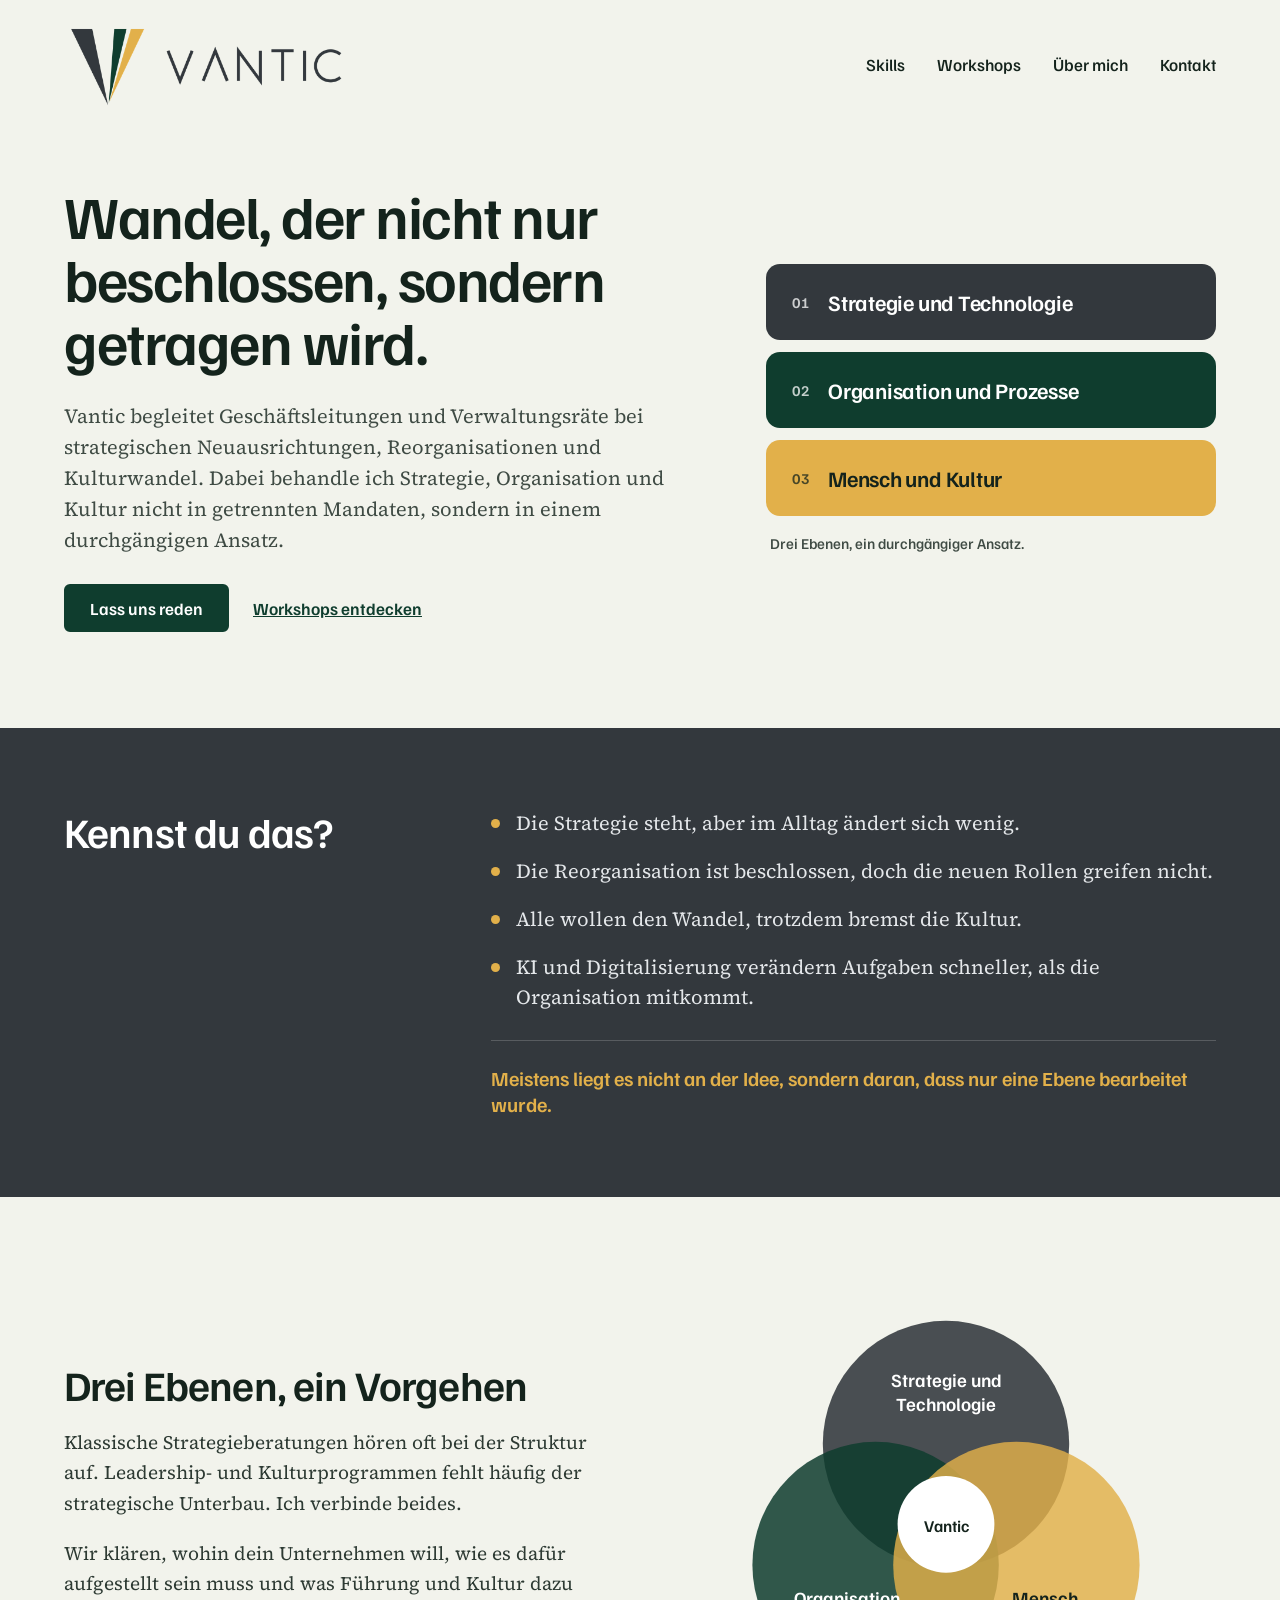
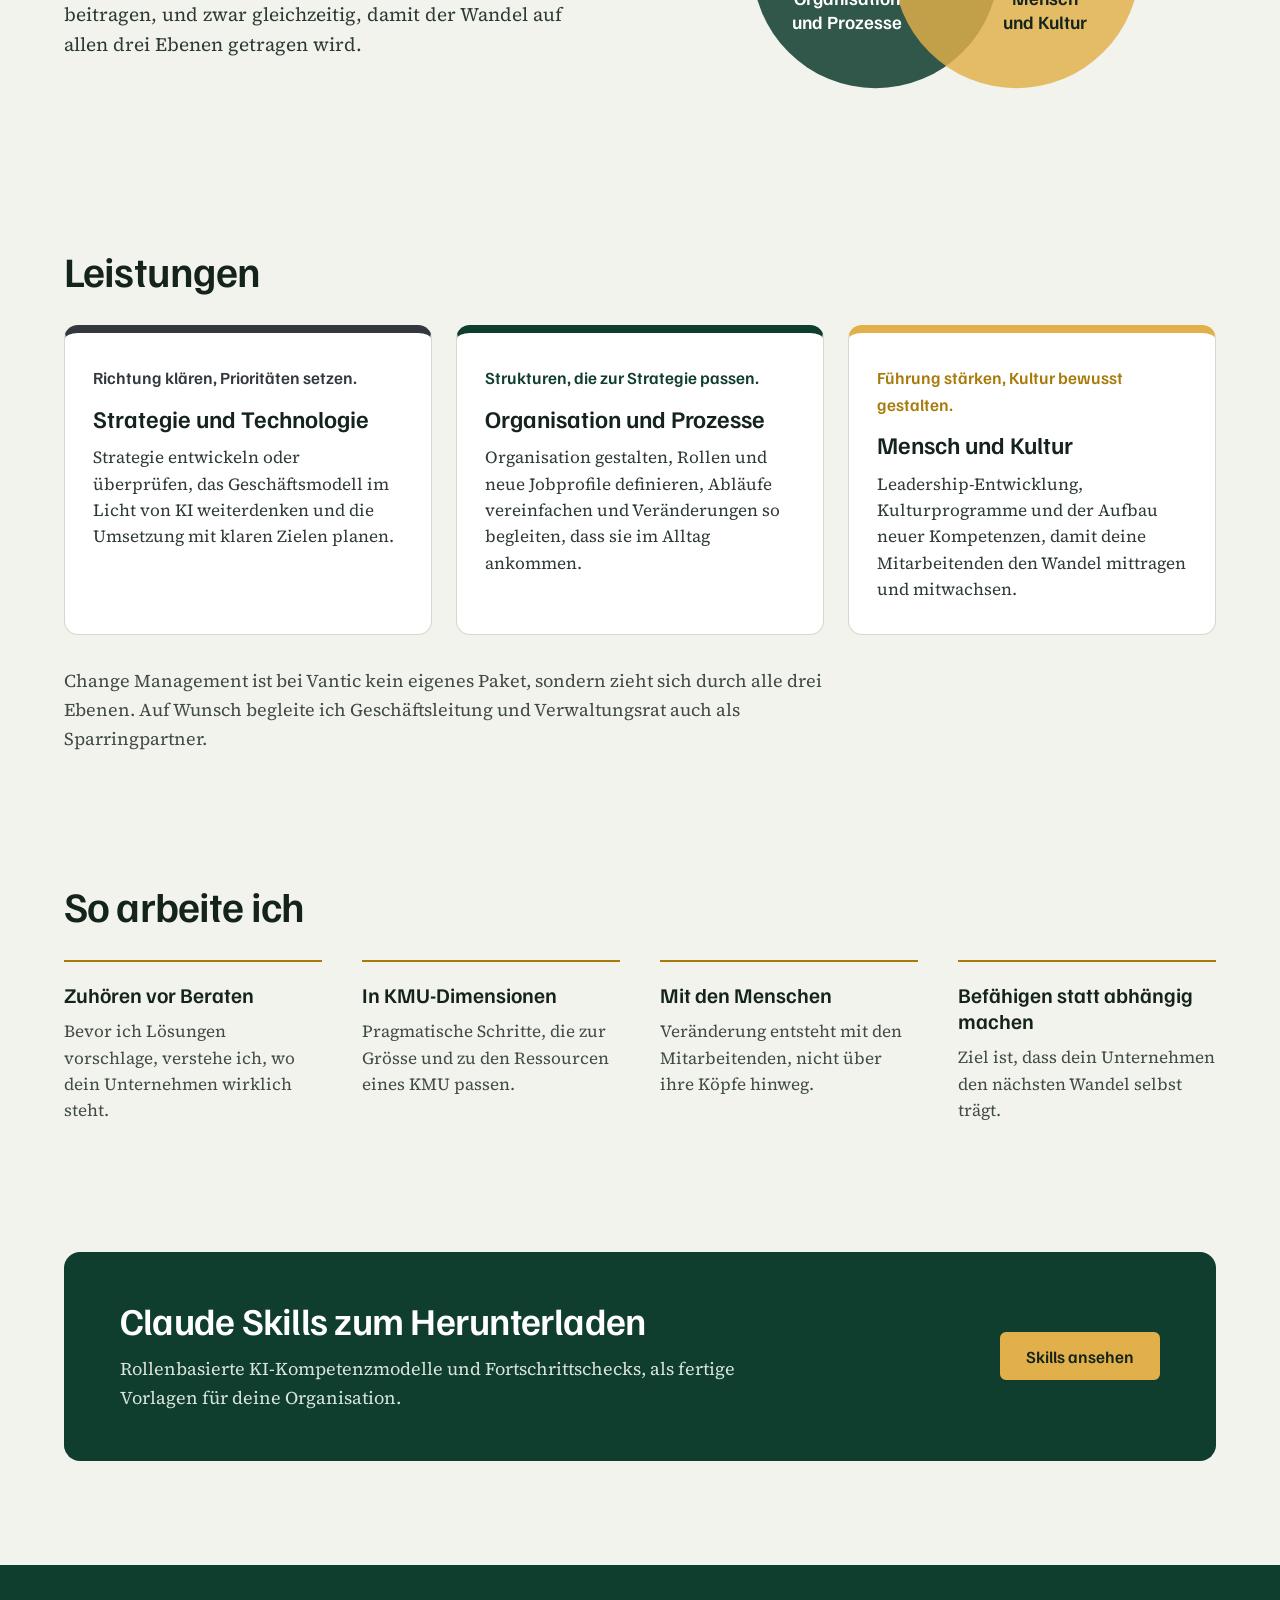
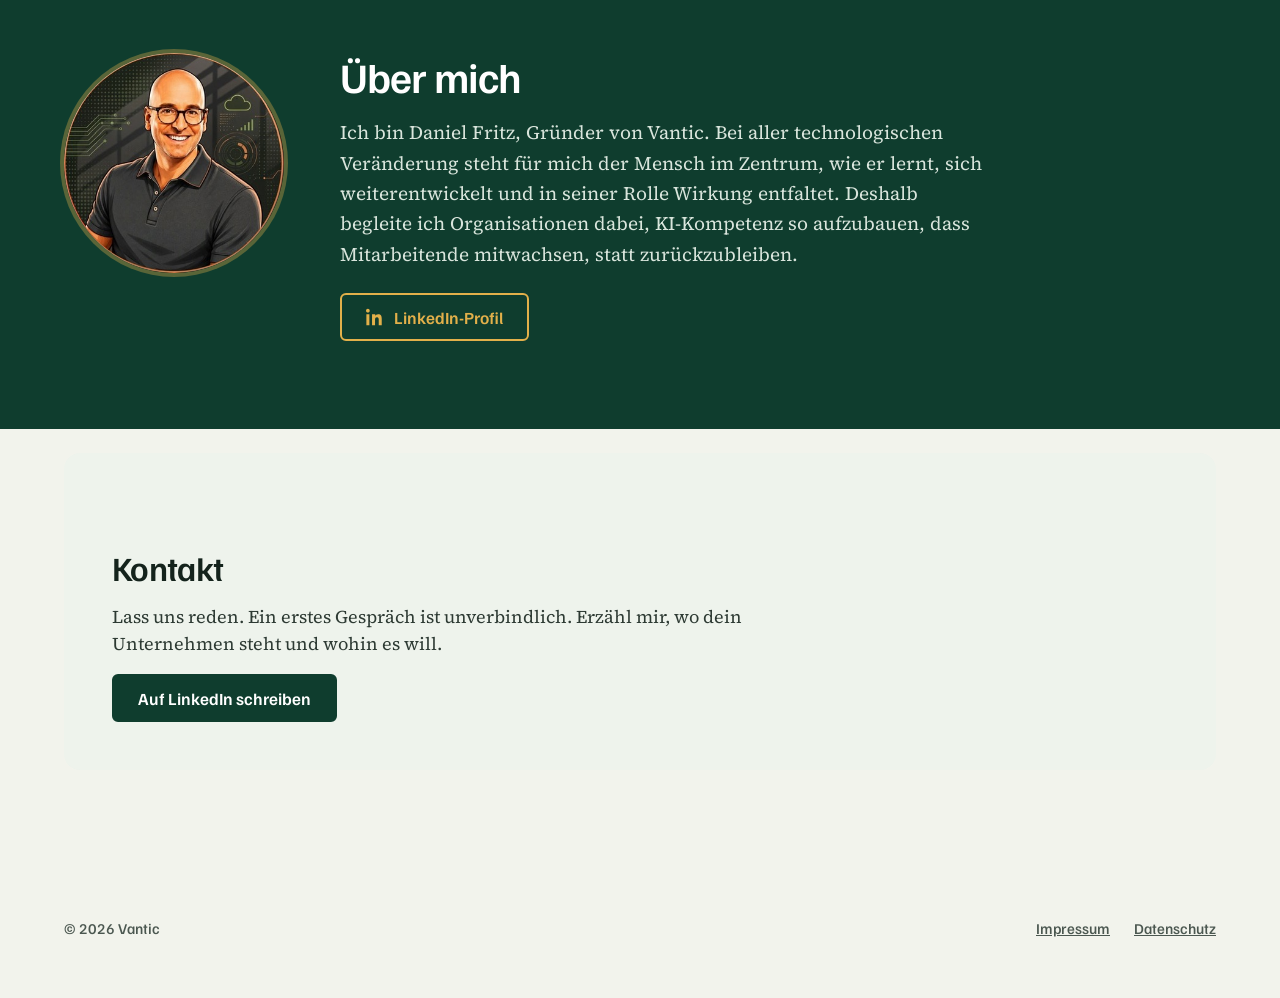
<file: site/index.html>
<!doctype html>
<html lang="de-CH">
<head>
<meta charset="utf-8">
<meta name="viewport" content="width=device-width, initial-scale=1">
<title>Vantic, Wandel, der getragen wird</title>
<meta name="description" content="Vantic begleitet Geschäftsleitungen und Verwaltungsräte von Schweizer KMU bei strategischen Neuausrichtungen, Reorganisationen und Kulturwandel, in einem durchgängigen Ansatz.">
<link rel="icon" href="assets/favicon.svg" type="image/svg+xml">
<link rel="apple-touch-icon" href="assets/apple-touch-icon.png">
<link rel="stylesheet" href="assets/style.css">
<link rel="stylesheet" href="assets/home.css">
</head>
<body>

<header class="wrap site-header">
  <a href="./" aria-label="Vantic, zur Startseite"><img src="assets/vantic-logo-liegend.png" alt="Vantic"></a>
  <nav class="site-nav" aria-label="Hauptnavigation">
    <a href="skills/">Skills</a>
    <a href="workshops/">Workshops</a>
    <a href="#ueber">Über mich</a>
    <a href="#kontakt" class="nav-optional">Kontakt</a>
  </nav>
</header>

<main>
  <section class="wrap home-hero">
    <div class="hero-text">
      <h1>Wandel, der nicht nur beschlossen, sondern getragen wird.</h1>
      <p class="lead">Vantic begleitet Geschäftsleitungen und Verwaltungsräte bei strategischen Neuausrichtungen, Reorganisationen und Kulturwandel. Dabei behandle ich Strategie, Organisation und Kultur nicht in getrennten Mandaten, sondern in einem durchgängigen Ansatz.</p>
      <div class="actions">
        <a class="btn" href="#kontakt">Lass uns reden</a>
        <a class="link-plain" href="workshops/">Workshops entdecken</a>
      </div>
    </div>
    <div class="levels-card" aria-hidden="true">
      <div class="level level-tech"><span class="level-num">01</span><span class="level-name">Strategie und Technologie</span></div>
      <div class="level level-org"><span class="level-num">02</span><span class="level-name">Organisation und Prozesse</span></div>
      <div class="level level-human"><span class="level-num">03</span><span class="level-name">Mensch und Kultur</span></div>
      <p class="level-foot">Drei Ebenen, ein durchgängiger Ansatz.</p>
    </div>
  </section>

  <section class="pain">
    <div class="wrap pain-grid">
      <h2>Kennst du das?</h2>
      <ul class="pain-list">
        <li>Die Strategie steht, aber im Alltag ändert sich wenig.</li>
        <li>Die Reorganisation ist beschlossen, doch die neuen Rollen greifen nicht.</li>
        <li>Alle wollen den Wandel, trotzdem bremst die Kultur.</li>
        <li>KI und Digitalisierung verändern Aufgaben schneller, als die Organisation mitkommt.</li>
      </ul>
      <p class="pain-close">Meistens liegt es nicht an der Idee, sondern daran, dass nur eine Ebene bearbeitet wurde.</p>
    </div>
  </section>

  <section class="wrap section approach" aria-labelledby="ansatz-titel">
    <div class="approach-text">
      <h2 id="ansatz-titel">Drei Ebenen, ein Vorgehen</h2>
      <p>Klassische Strategieberatungen hören oft bei der Struktur auf. Leadership- und Kulturprogrammen fehlt häufig der strategische Unterbau. Ich verbinde beides.</p>
      <p>Wir klären, wohin dein Unternehmen will, wie es dafür aufgestellt sein muss und was Führung und Kultur dazu beitragen, und zwar gleichzeitig, damit der Wandel auf allen drei Ebenen getragen wird.</p>
    </div>
    <figure class="venn">
      <svg viewBox="0 0 400 380" role="img" aria-labelledby="venn-titel">
        <title id="venn-titel">Drei überlappende Kreise für Strategie und Technologie, Organisation und Prozesse sowie Mensch und Kultur. In der Mitte entsteht Vantic.</title>
        <circle cx="200" cy="130" r="112" fill="#33383D" fill-opacity="0.88"/>
        <circle cx="136" cy="240" r="112" fill="#0F3D2E" fill-opacity="0.85"/>
        <circle cx="264" cy="240" r="112" fill="#E2B04A" fill-opacity="0.82"/>
        <text x="200" y="78" text-anchor="middle" class="venn-label light">Strategie und</text>
        <text x="200" y="100" text-anchor="middle" class="venn-label light">Technologie</text>
        <text x="110" y="276" text-anchor="middle" class="venn-label light">Organisation</text>
        <text x="110" y="298" text-anchor="middle" class="venn-label light">und Prozesse</text>
        <text x="290" y="276" text-anchor="middle" class="venn-label dark">Mensch</text>
        <text x="290" y="298" text-anchor="middle" class="venn-label dark">und Kultur</text>
        <circle cx="200" cy="203" r="44" fill="#FFFFFF"/>
        <text x="200" y="210" text-anchor="middle" class="venn-core">Vantic</text>
      </svg>
    </figure>
  </section>

  <section class="wrap section" aria-labelledby="leistungen-titel">
    <div class="heading-block">
      <h2 id="leistungen-titel">Leistungen</h2>
    </div>
    <div class="services">
      <div class="service service-tech">
        <p class="claim">Richtung klären, Prioritäten setzen.</p>
        <h3>Strategie und Technologie</h3>
        <p>Strategie entwickeln oder überprüfen, das Geschäftsmodell im Licht von KI weiterdenken und die Umsetzung mit klaren Zielen planen.</p>
      </div>
      <div class="service service-org">
        <p class="claim">Strukturen, die zur Strategie passen.</p>
        <h3>Organisation und Prozesse</h3>
        <p>Organisation gestalten, Rollen und neue Jobprofile definieren, Abläufe vereinfachen und Veränderungen so begleiten, dass sie im Alltag ankommen.</p>
      </div>
      <div class="service service-human">
        <p class="claim">Führung stärken, Kultur bewusst gestalten.</p>
        <h3>Mensch und Kultur</h3>
        <p>Leadership-Entwicklung, Kulturprogramme und der Aufbau neuer Kompetenzen, damit deine Mitarbeitenden den Wandel mittragen und mitwachsen.</p>
      </div>
    </div>
    <p class="services-note">Change Management ist bei Vantic kein eigenes Paket, sondern zieht sich durch alle drei Ebenen. Auf Wunsch begleite ich Geschäftsleitung und Verwaltungsrat auch als Sparringpartner.</p>
  </section>

  <section class="wrap section" aria-labelledby="arbeiten-titel">
    <div class="heading-block">
      <h2 id="arbeiten-titel">So arbeite ich</h2>
    </div>
    <div class="principles">
      <div>
        <h3>Zuhören vor Beraten</h3>
        <p>Bevor ich Lösungen vorschlage, verstehe ich, wo dein Unternehmen wirklich steht.</p>
      </div>
      <div>
        <h3>In KMU-Dimensionen</h3>
        <p>Pragmatische Schritte, die zur Grösse und zu den Ressourcen eines KMU passen.</p>
      </div>
      <div>
        <h3>Mit den Menschen</h3>
        <p>Veränderung entsteht mit den Mitarbeitenden, nicht über ihre Köpfe hinweg.</p>
      </div>
      <div>
        <h3>Befähigen statt abhängig machen</h3>
        <p>Ziel ist, dass dein Unternehmen den nächsten Wandel selbst trägt.</p>
      </div>
    </div>
  </section>

  <section class="wrap section">
    <div class="skills-teaser">
      <div>
        <h2>Claude Skills zum Herunterladen</h2>
        <p>Rollenbasierte KI-Kompetenzmodelle und Fortschrittschecks, als fertige Vorlagen für deine Organisation.</p>
      </div>
      <a class="btn btn-gold" href="skills/">Skills ansehen</a>
    </div>
  </section>

  <section id="ueber" class="about" aria-labelledby="ueber-titel">
    <div class="wrap about-grid home-about">
      <img class="about-photo" src="assets/daniel-fritz.jpg" alt="Daniel Fritz">
      <div>
        <h2 id="ueber-titel">Über mich</h2>
        <p>Ich bin Daniel Fritz, Gründer von Vantic. Bei aller technologischen Veränderung steht für mich der Mensch im Zentrum, wie er lernt, sich weiterentwickelt und in seiner Rolle Wirkung entfaltet. Deshalb begleite ich Organisationen dabei, KI-Kompetenz so aufzubauen, dass Mitarbeitende mitwachsen, statt zurückzubleiben.</p>
        <a class="btn btn-outline about-linkedin" href="https://www.linkedin.com/in/daniel-fritz-3421a6103/" target="_blank" rel="noopener">
          <svg width="18" height="18" viewBox="0 0 24 24" fill="currentColor" aria-hidden="true"><path d="M4.98 3.5C4.98 4.88 3.86 6 2.48 6S0 4.88 0 3.5 1.12 1 2.5 1s2.48 1.12 2.48 2.5zM.5 8.24h4V23h-4V8.24zM8.5 8.24h3.83v2.01h.05c.53-1 1.84-2.06 3.79-2.06 4.06 0 4.81 2.67 4.81 6.14V23h-4v-6.87c0-1.64-.03-3.75-2.29-3.75-2.29 0-2.64 1.79-2.64 3.63V23h-4V8.24z"></path></svg>
          LinkedIn-Profil
        </a>
      </div>
    </div>
  </section>

  <section id="kontakt" class="wrap section">
    <div class="contact">
      <h2>Kontakt</h2>
      <p>Lass uns reden. Ein erstes Gespräch ist unverbindlich. Erzähl mir, wo dein Unternehmen steht und wohin es will.</p>
      <a class="btn" href="https://www.linkedin.com/in/daniel-fritz-3421a6103/" target="_blank" rel="noopener">Auf LinkedIn schreiben</a>
    </div>
  </section>
</main>

<footer class="wrap site-footer">
  <div>© 2026 Vantic</div>
  <nav aria-label="Rechtliches">
    <a href="impressum.html">Impressum</a>
    <a href="datenschutz.html">Datenschutz</a>
  </nav>
</footer>

</body>
</html>
</file>
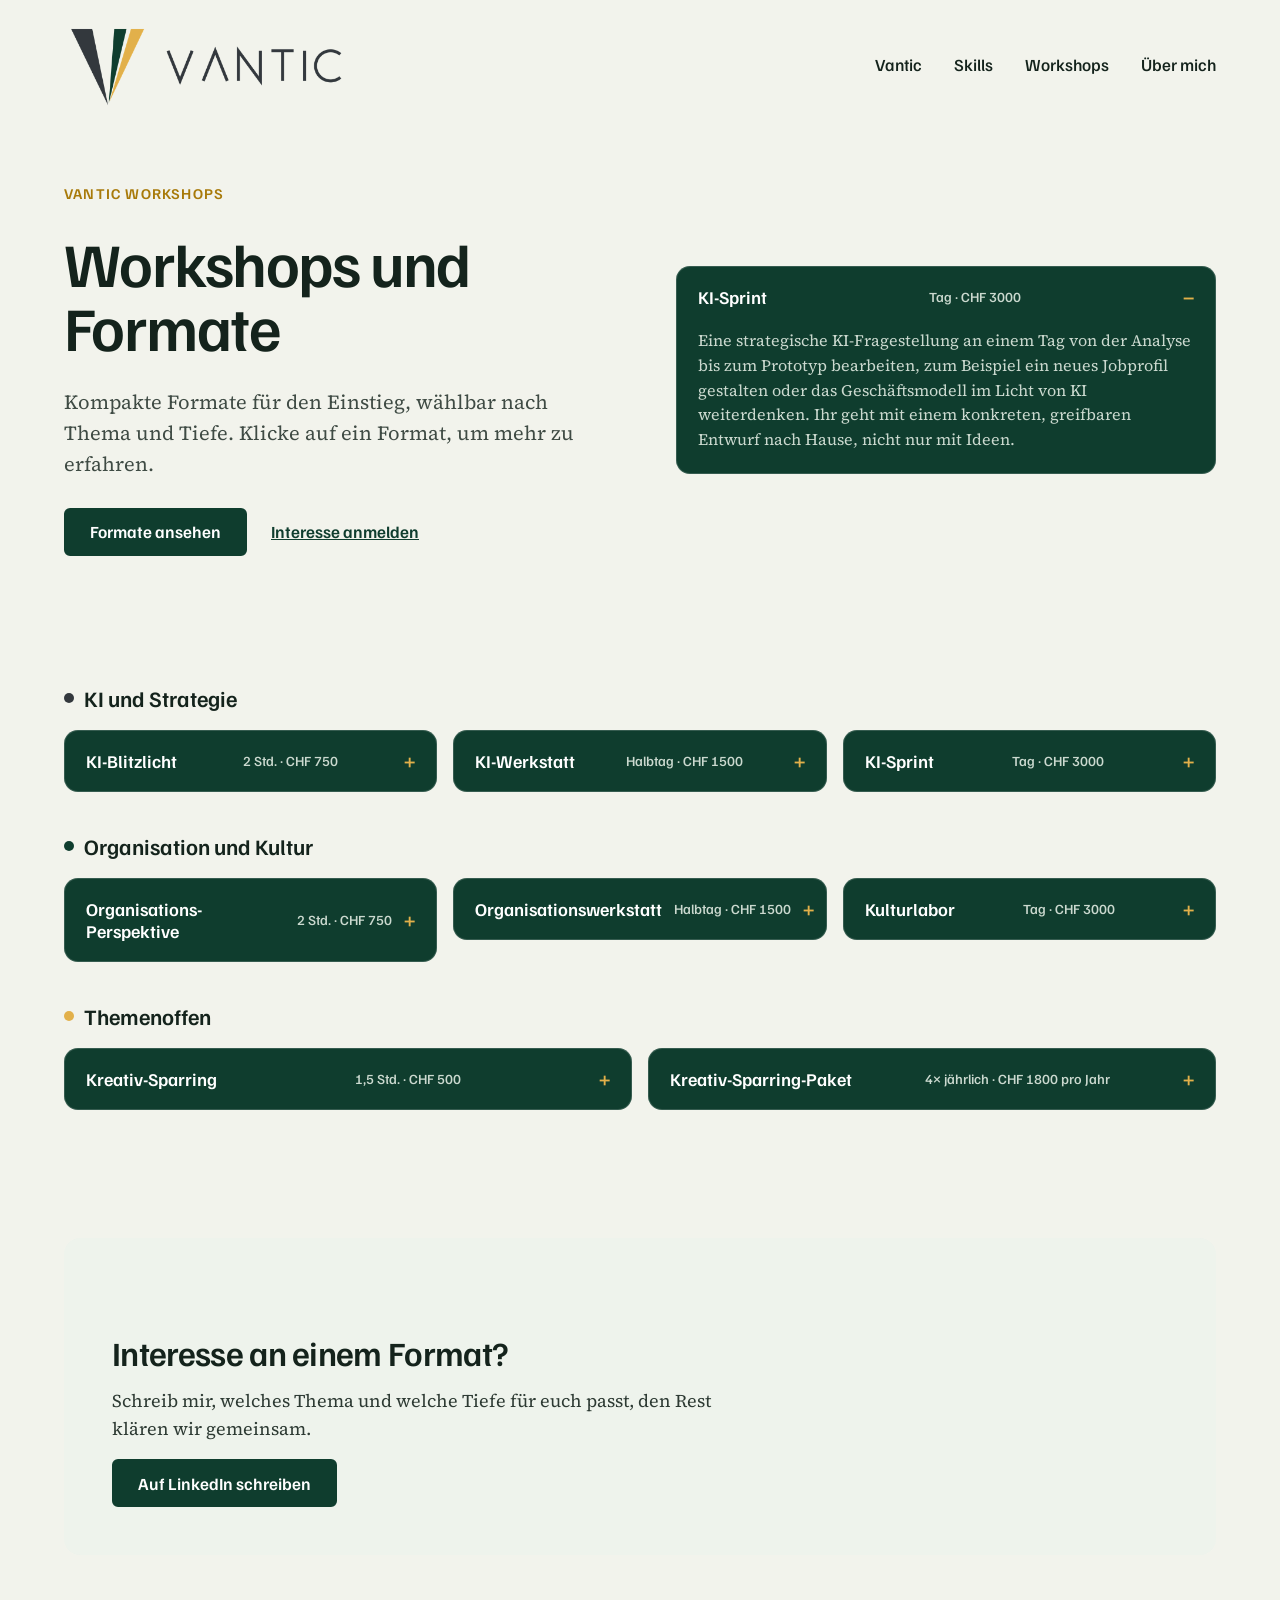
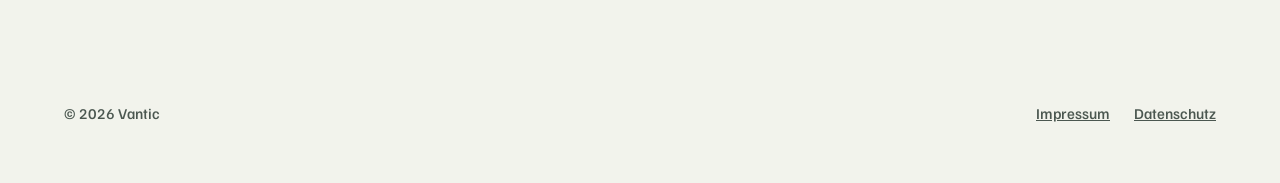
<file: site/workshops/index.html>
<!doctype html>
<html lang="de-CH">
<head>
<meta charset="utf-8">
<meta name="viewport" content="width=device-width, initial-scale=1">
<title>Vantic, Workshops und Formate</title>
<meta name="description" content="Kompakte Workshop-Formate von Vantic zu KI, Strategie, Organisation und Kultur, als Einstieg oder als wiederkehrendes Sparring.">
<link rel="icon" href="../assets/favicon.svg" type="image/svg+xml">
<link rel="apple-touch-icon" href="../assets/apple-touch-icon.png">
<link rel="stylesheet" href="../assets/style.css">
<link rel="stylesheet" href="../assets/home.css">
</head>
<body>

<header class="wrap site-header">
  <a href="../" aria-label="Vantic, zur Startseite"><img src="../assets/vantic-logo-liegend.png" alt="Vantic"></a>
  <nav class="site-nav" aria-label="Hauptnavigation">
    <a class="nav-optional" href="../">Vantic</a>
    <a href="../skills/">Skills</a>
    <a href="./" aria-current="page">Workshops</a>
    <a href="../#ueber">Über mich</a>
  </nav>
</header>

<main>
  <section class="wrap hero">
    <div class="hero-text">
      <p class="eyebrow">Vantic Workshops</p>
      <h1>Workshops und Formate</h1>
      <p class="lead">Kompakte Formate für den Einstieg, wählbar nach Thema und Tiefe. Klicke auf ein Format, um mehr zu erfahren.</p>
      <div class="actions">
        <a class="btn" href="#angebote">Formate ansehen</a>
        <a class="link-plain" href="#kontakt">Interesse anmelden</a>
      </div>
    </div>
    <details class="offer-card" open aria-hidden="true">
      <summary><span class="offer-title">KI-Sprint</span><span class="offer-meta">Tag · CHF 3000</span></summary>
      <p class="offer-body">Eine strategische KI-Fragestellung an einem Tag von der Analyse bis zum Prototyp bearbeiten, zum Beispiel ein neues Jobprofil gestalten oder das Geschäftsmodell im Licht von KI weiterdenken. Ihr geht mit einem konkreten, greifbaren Entwurf nach Hause, nicht nur mit Ideen.</p>
    </details>
  </section>

  <section id="angebote" class="wrap section" aria-labelledby="angebote-titel">
    <h2 id="angebote-titel" style="position:absolute; width:1px; height:1px; overflow:hidden; clip:rect(0 0 0 0);">Angebotsübersicht</h2>
    <div class="offers">
      <div class="offer-group">
        <div class="offer-group-head"><span class="dot" style="background:var(--anthracite)"></span><h3>KI und Strategie</h3></div>
        <div class="offer-grid">
          <details class="offer-card">
            <summary><span class="offer-title">KI-Blitzlicht</span><span class="offer-meta">2 Std. · CHF 750</span></summary>
            <p class="offer-body">Eine einzelne, konkrete KI- oder Transformationsfrage in zwei Stunden von aussen beleuchten. Du bringst eine Fragestellung mit, die dich beschäftigt, zum Beispiel wo KI in deinem Bereich wirklich ansetzen könnte oder wo ein Widerstand im Team herkommt. Am Ende hast du neue Blickwinkel und konkrete nächste Schritte.</p>
          </details>
          <details class="offer-card">
            <summary><span class="offer-title">KI-Werkstatt</span><span class="offer-meta">Halbtag · CHF 1500</span></summary>
            <p class="offer-body">Eine KI-Fragestellung im Team vertieft bearbeiten, zum Beispiel wo KI im Geschäftsmodell ansetzt oder welche Rollen sich durch KI verändern. Am Ende liegt eine sichtbare Struktur vor, etwa eine Skizze der betroffenen Rollen oder ein erster Massnahmenplan, den ihr direkt weiterverwenden könnt.</p>
          </details>
          <details class="offer-card">
            <summary><span class="offer-title">KI-Sprint</span><span class="offer-meta">Tag · CHF 3000</span></summary>
            <p class="offer-body">Eine strategische KI-Fragestellung an einem Tag von der Analyse bis zum Prototyp bearbeiten, zum Beispiel ein neues Jobprofil gestalten oder das Geschäftsmodell im Licht von KI weiterdenken. Ihr geht mit einem konkreten, greifbaren Entwurf nach Hause, nicht nur mit Ideen.</p>
          </details>
        </div>
      </div>

      <div class="offer-group">
        <div class="offer-group-head"><span class="dot" style="background:var(--green)"></span><h3>Organisation und Kultur</h3></div>
        <div class="offer-grid">
          <details class="offer-card">
            <summary><span class="offer-title">Organisations-Perspektive</span><span class="offer-meta">2 Std. · CHF 750</span></summary>
            <p class="offer-body">Eine einzelne Frage zu Zusammenarbeit, Rollen oder Struktur in zwei Stunden von aussen beleuchten, zum Beispiel warum eine neue Rolle nicht greift oder wo Reibung zwischen zwei Teams entsteht.</p>
          </details>
          <details class="offer-card">
            <summary><span class="offer-title">Organisationswerkstatt</span><span class="offer-meta">Halbtag · CHF 1500</span></summary>
            <p class="offer-body">Rollen, Prozesse oder Zusammenarbeit im Team neu durchdenken, mit einer sichtbaren Struktur am Ende, zum Beispiel eine überarbeitete Rollenverteilung oder ein vereinfachter Ablauf.</p>
          </details>
          <details class="offer-card">
            <summary><span class="offer-title">Kulturlabor</span><span class="offer-meta">Tag · CHF 3000</span></summary>
            <p class="offer-body">Ein Kulturthema an einem Tag vertieft bearbeiten und greifbar machen, zum Beispiel gemeinsame Werte neu schärfen, Verhaltensanker für den Alltag entwickeln, oder ein Ritual für eine neue Zusammenarbeit gestalten. Ihr geht mit etwas Konkretem nach Hause, das sich im Alltag ausprobieren lässt, nicht mit einem Leitbild-Plakat.</p>
          </details>
        </div>
      </div>

      <div class="offer-group">
        <div class="offer-group-head"><span class="dot" style="background:var(--gold)"></span><h3>Themenoffen</h3></div>
        <div class="offer-grid offer-grid-2">
          <details class="offer-card">
            <summary><span class="offer-title">Kreativ-Sparring</span><span class="offer-meta">1,5 Std. · CHF 500</span></summary>
            <p class="offer-body">Ein kurzes, fokussiertes Sparring zu einer aktuellen Fragestellung, egal ob KI, Strategie, Organisation oder Kultur. Kein Workshop-Ablauf, sondern ein offenes Gespräch mit gezielten Rückfragen und neuen Denkanstössen.</p>
          </details>
          <details class="offer-card">
            <summary><span class="offer-title">Kreativ-Sparring-Paket</span><span class="offer-meta">4× jährlich · CHF 1800 pro Jahr</span></summary>
            <p class="offer-body">Vier Sparring-Sitzungen über ein Jahr verteilt, themenoffen und quartalsweise. Für eine lockere, aber regelmässige Verbindung, ohne dass daraus automatisch ein grösseres Mandat wird.</p>
          </details>
        </div>
      </div>
    </div>
  </section>

  <section id="kontakt" class="wrap section">
    <div class="contact">
      <h2>Interesse an einem Format?</h2>
      <p>Schreib mir, welches Thema und welche Tiefe für euch passt, den Rest klären wir gemeinsam.</p>
      <a class="btn" href="https://www.linkedin.com/in/daniel-fritz-3421a6103/" target="_blank" rel="noopener">Auf LinkedIn schreiben</a>
    </div>
  </section>
</main>

<footer class="wrap site-footer">
  <div>© 2026 Vantic</div>
  <nav aria-label="Rechtliches">
    <a href="../impressum.html">Impressum</a>
    <a href="../datenschutz.html">Datenschutz</a>
  </nav>
</footer>

</body>
</html>
</file>
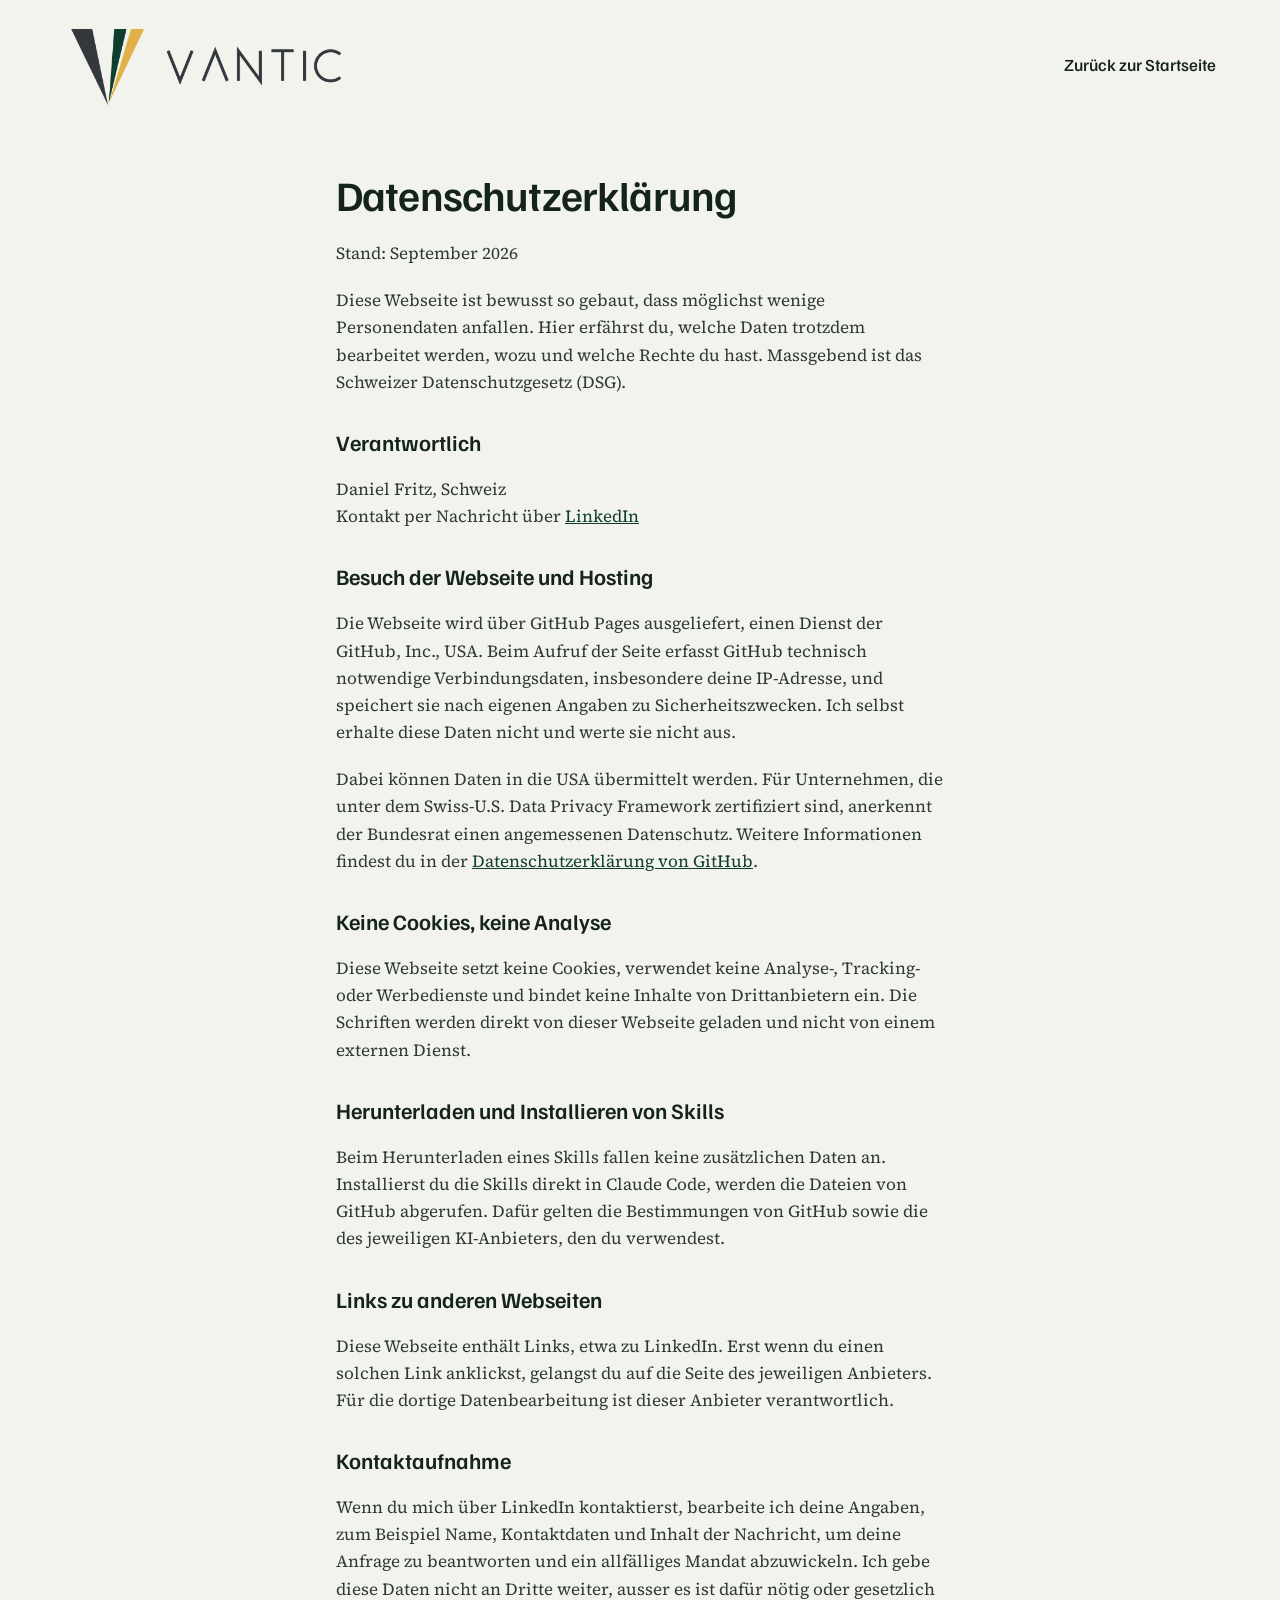
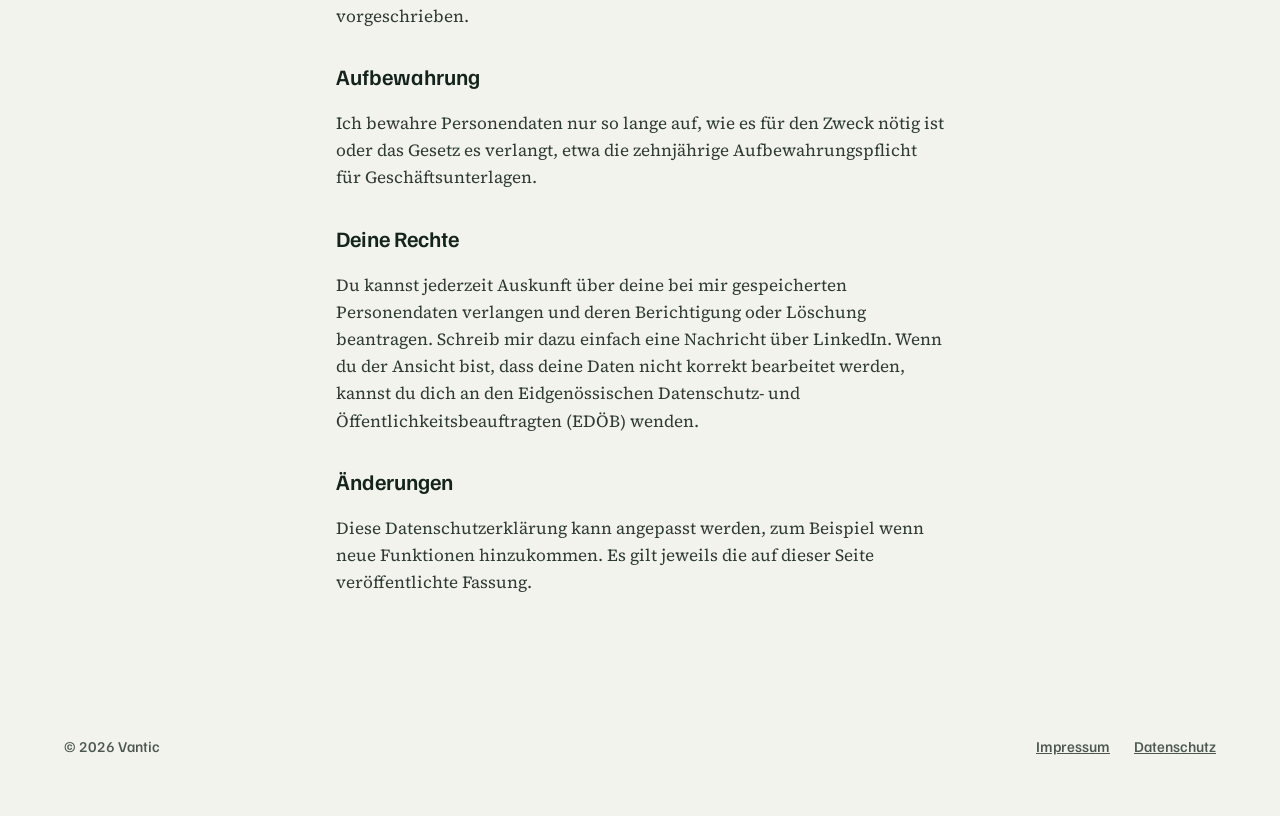
<file: site/datenschutz.html>
<!doctype html>
<html lang="de-CH">
<head>
<meta charset="utf-8">
<meta name="viewport" content="width=device-width, initial-scale=1">
<title>Datenschutz, Vantic</title>
<meta name="robots" content="noindex">
<link rel="icon" href="assets/favicon.svg" type="image/svg+xml">
<link rel="apple-touch-icon" href="assets/apple-touch-icon.png">
<link rel="stylesheet" href="assets/style.css">
</head>
<body>
<header class="wrap site-header">
  <a href="./" aria-label="Vantic, zur Startseite"><img src="assets/vantic-logo-liegend.png" alt="Vantic"></a>
  <nav class="site-nav" aria-label="Hauptnavigation"><a href="./">Zurück zur Startseite</a></nav>
</header>
<main class="wrap legal">
  <h1>Datenschutzerklärung</h1>
  <p>Stand: September 2026</p>
  <p>Diese Webseite ist bewusst so gebaut, dass möglichst wenige Personendaten anfallen. Hier erfährst du, welche Daten trotzdem bearbeitet werden, wozu und welche Rechte du hast. Massgebend ist das Schweizer Datenschutzgesetz (DSG).</p>

  <h2>Verantwortlich</h2>
  <p>Daniel Fritz, Schweiz<br>Kontakt per Nachricht über <a href="https://www.linkedin.com/in/daniel-fritz-3421a6103/" target="_blank" rel="noopener">LinkedIn</a></p>

  <h2>Besuch der Webseite und Hosting</h2>
  <p>Die Webseite wird über GitHub Pages ausgeliefert, einen Dienst der GitHub, Inc., USA. Beim Aufruf der Seite erfasst GitHub technisch notwendige Verbindungsdaten, insbesondere deine IP-Adresse, und speichert sie nach eigenen Angaben zu Sicherheitszwecken. Ich selbst erhalte diese Daten nicht und werte sie nicht aus.</p>
  <p>Dabei können Daten in die USA übermittelt werden. Für Unternehmen, die unter dem Swiss-U.S. Data Privacy Framework zertifiziert sind, anerkennt der Bundesrat einen angemessenen Datenschutz. Weitere Informationen findest du in der <a href="https://docs.github.com/de/site-policy/privacy-policies/github-general-privacy-statement" target="_blank" rel="noopener">Datenschutzerklärung von GitHub</a>.</p>

  <h2>Keine Cookies, keine Analyse</h2>
  <p>Diese Webseite setzt keine Cookies, verwendet keine Analyse-, Tracking- oder Werbedienste und bindet keine Inhalte von Drittanbietern ein. Die Schriften werden direkt von dieser Webseite geladen und nicht von einem externen Dienst.</p>

  <h2>Herunterladen und Installieren von Skills</h2>
  <p>Beim Herunterladen eines Skills fallen keine zusätzlichen Daten an. Installierst du die Skills direkt in Claude Code, werden die Dateien von GitHub abgerufen. Dafür gelten die Bestimmungen von GitHub sowie die des jeweiligen KI-Anbieters, den du verwendest.</p>

  <h2>Links zu anderen Webseiten</h2>
  <p>Diese Webseite enthält Links, etwa zu LinkedIn. Erst wenn du einen solchen Link anklickst, gelangst du auf die Seite des jeweiligen Anbieters. Für die dortige Datenbearbeitung ist dieser Anbieter verantwortlich.</p>

  <h2>Kontaktaufnahme</h2>
  <p>Wenn du mich über LinkedIn kontaktierst, bearbeite ich deine Angaben, zum Beispiel Name, Kontaktdaten und Inhalt der Nachricht, um deine Anfrage zu beantworten und ein allfälliges Mandat abzuwickeln. Ich gebe diese Daten nicht an Dritte weiter, ausser es ist dafür nötig oder gesetzlich vorgeschrieben.</p>

  <h2>Aufbewahrung</h2>
  <p>Ich bewahre Personendaten nur so lange auf, wie es für den Zweck nötig ist oder das Gesetz es verlangt, etwa die zehnjährige Aufbewahrungspflicht für Geschäftsunterlagen.</p>

  <h2>Deine Rechte</h2>
  <p>Du kannst jederzeit Auskunft über deine bei mir gespeicherten Personendaten verlangen und deren Berichtigung oder Löschung beantragen. Schreib mir dazu einfach eine Nachricht über LinkedIn. Wenn du der Ansicht bist, dass deine Daten nicht korrekt bearbeitet werden, kannst du dich an den Eidgenössischen Datenschutz- und Öffentlichkeitsbeauftragten (EDÖB) wenden.</p>

  <h2>Änderungen</h2>
  <p>Diese Datenschutzerklärung kann angepasst werden, zum Beispiel wenn neue Funktionen hinzukommen. Es gilt jeweils die auf dieser Seite veröffentlichte Fassung.</p>
</main>
<footer class="wrap site-footer">
  <div>© 2026 Vantic</div>
  <nav aria-label="Rechtliches">
    <a href="impressum.html">Impressum</a>
    <a href="datenschutz.html">Datenschutz</a>
  </nav>
</footer>
</body>
</html>
</file>
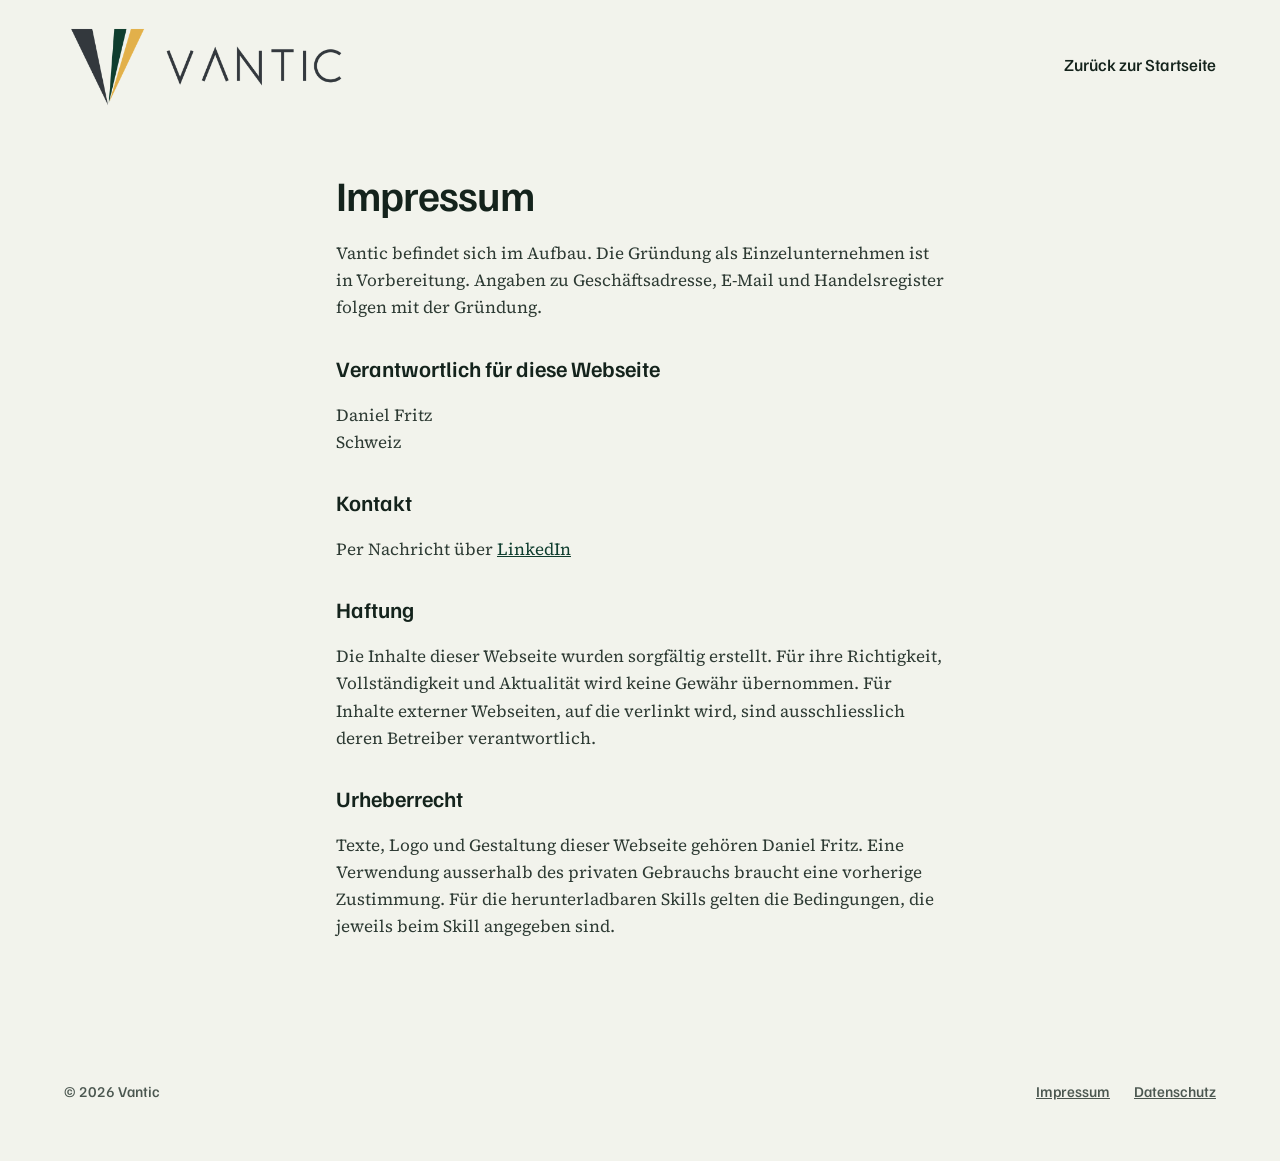
<file: site/impressum.html>
<!doctype html>
<html lang="de-CH">
<head>
<meta charset="utf-8">
<meta name="viewport" content="width=device-width, initial-scale=1">
<title>Impressum, Vantic</title>
<meta name="robots" content="noindex">
<link rel="icon" href="assets/favicon.svg" type="image/svg+xml">
<link rel="apple-touch-icon" href="assets/apple-touch-icon.png">
<link rel="stylesheet" href="assets/style.css">
</head>
<body>
<header class="wrap site-header">
  <a href="./" aria-label="Vantic, zur Startseite"><img src="assets/vantic-logo-liegend.png" alt="Vantic"></a>
  <nav class="site-nav" aria-label="Hauptnavigation"><a href="./">Zurück zur Startseite</a></nav>
</header>
<main class="wrap legal">
  <h1>Impressum</h1>
  <p class="legal-note">Vantic befindet sich im Aufbau. Die Gründung als Einzelunternehmen ist in Vorbereitung. Angaben zu Geschäftsadresse, E-Mail und Handelsregister folgen mit der Gründung.</p>
  <h2>Verantwortlich für diese Webseite</h2>
  <p>Daniel Fritz<br>Schweiz</p>
  <h2>Kontakt</h2>
  <p>Per Nachricht über <a href="https://www.linkedin.com/in/daniel-fritz-3421a6103/" target="_blank" rel="noopener">LinkedIn</a></p>
  <h2>Haftung</h2>
  <p>Die Inhalte dieser Webseite wurden sorgfältig erstellt. Für ihre Richtigkeit, Vollständigkeit und Aktualität wird keine Gewähr übernommen. Für Inhalte externer Webseiten, auf die verlinkt wird, sind ausschliesslich deren Betreiber verantwortlich.</p>
  <h2>Urheberrecht</h2>
  <p>Texte, Logo und Gestaltung dieser Webseite gehören Daniel Fritz. Eine Verwendung ausserhalb des privaten Gebrauchs braucht eine vorherige Zustimmung. Für die herunterladbaren Skills gelten die Bedingungen, die jeweils beim Skill angegeben sind.</p>
</main>
<footer class="wrap site-footer">
  <div>© 2026 Vantic</div>
  <nav aria-label="Rechtliches">
    <a href="impressum.html">Impressum</a>
    <a href="datenschutz.html">Datenschutz</a>
  </nav>
</footer>
</body>
</html>
</file>
<file: site/assets/style.css>
@font-face { font-family: 'Familjen Grotesk'; font-weight: 500; font-style: normal; font-display: swap; src: url('fonts/familjen-grotesk-latin-500-normal.woff2') format('woff2'); }
@font-face { font-family: 'Familjen Grotesk'; font-weight: 600; font-style: normal; font-display: swap; src: url('fonts/familjen-grotesk-latin-600-normal.woff2') format('woff2'); }
@font-face { font-family: 'Source Serif 4'; font-weight: 400; font-style: normal; font-display: swap; src: url('fonts/source-serif-4-latin-400-normal.woff2') format('woff2'); }
@font-face { font-family: 'Source Serif 4'; font-weight: 600; font-style: normal; font-display: swap; src: url('fonts/source-serif-4-latin-600-normal.woff2') format('woff2'); }

:root {
  --green: #0F3D2E;
  --gold: #E2B04A;
  --gold-deep: #A87A0A;
  --ground: #F2F3EC;
  --ink: #14231C;
  --muted: #3F4B44;
  --body: #2D3A33;
  --line: #D2D9CF;
  --tint: #DCE6DA;
  --panel: #EEF3EC;
  --on-green: #CBD9CF;
  --sans: 'Familjen Grotesk', 'Helvetica Neue', Arial, sans-serif;
  --serif: 'Source Serif 4', Georgia, serif;
  --mono: ui-monospace, Menlo, Consolas, monospace;
}

* { box-sizing: border-box; }
html { scroll-behavior: smooth; }
body { margin: 0; background: var(--ground); color: var(--ink); font-family: var(--serif); }
img { max-width: 100%; }
a { color: var(--green); }
a:focus-visible, button:focus-visible { outline: 3px solid var(--green); outline-offset: 3px; }
h1, h2, h3, h4 { font-family: var(--sans); margin: 0; }
p { margin: 0; }

.wrap { max-width: 1280px; margin: 0 auto; padding: 0 64px; }

/* Kopfzeile */
.site-header { display: flex; justify-content: space-between; align-items: center; padding-top: 20px; padding-bottom: 12px; }
.site-header img { height: 88px; width: auto; display: block; }
.site-nav { display: flex; gap: 32px; font-family: var(--sans); font-size: 17px; font-weight: 500; }
.site-nav a { color: var(--ink); text-decoration: none; min-height: 44px; display: flex; align-items: center; }
.site-nav a:hover { text-decoration: underline; text-underline-offset: 4px; }

/* Einstieg */
.hero { display: grid; grid-template-columns: repeat(2, minmax(0, 1fr)); column-gap: 72px; align-items: center; padding-top: 64px; padding-bottom: 104px; }
.hero-text { display: flex; flex-direction: column; gap: 28px; }
.hero h1 { font-size: 62px; line-height: 1.04; font-weight: 600; letter-spacing: -0.025em; }
.hero .lead { font-size: 20px; line-height: 1.55; max-width: 34em; color: var(--muted); }
.actions { display: flex; gap: 16px; align-items: center; flex-wrap: wrap; }
.btn { background: var(--green); color: #FFFFFF; text-decoration: none; font-family: var(--sans); font-size: 17px; font-weight: 600; padding: 0 24px; min-height: 48px; border-radius: 6px; display: inline-flex; align-items: center; gap: 10px; border: 2px solid var(--green); cursor: pointer; }
.btn:hover { background: #0B2F23; }
.btn-outline { background: transparent; color: var(--green); }
.btn-outline:hover { background: var(--panel); }
.link-plain { color: var(--green); font-family: var(--sans); font-size: 17px; font-weight: 600; min-height: 48px; display: inline-flex; align-items: center; padding: 0 8px; }
.code-card { background: var(--green); color: #EEF3EC; border-radius: 14px; padding: 28px 32px 32px; display: flex; flex-direction: column; gap: 20px; }
.code-card .file { font-family: var(--mono); font-size: 14px; color: #B9CBBF; }
.code-card pre { margin: 0; font-family: var(--mono); font-size: 16px; line-height: 1.7; white-space: pre-wrap; }
.code-card .key { color: var(--gold); }

/* Skills */
.section { padding-top: 24px; padding-bottom: 104px; display: flex; flex-direction: column; gap: 32px; }
.section h2 { font-size: 42px; line-height: 1.1; font-weight: 600; letter-spacing: -0.02em; }
.section .intro { font-size: 19px; line-height: 1.55; color: var(--muted); max-width: 40em; }
.heading-block { display: flex; flex-direction: column; gap: 14px; }
.chips { display: flex; gap: 12px; flex-wrap: wrap; }
.chip { font-family: var(--sans); font-size: 16px; font-weight: 600; min-height: 44px; padding: 0 18px; border-radius: 8px; border: 0; cursor: pointer; background: #FFFFFF; color: var(--ink); box-shadow: inset 0 0 0 1px #B9C4BB; }
.chip[aria-pressed="true"] { background: var(--green); color: #FFFFFF; box-shadow: none; }
.library { display: grid; grid-template-columns: minmax(0, 5fr) minmax(0, 7fr); gap: 32px; align-items: start; }
.skill-list { display: flex; flex-direction: column; gap: 16px; }
.skill-card { width: 100%; text-align: left; cursor: pointer; display: flex; align-items: center; gap: 16px; padding: 24px; border: 0; border-radius: 14px; color: #FFFFFF; background: var(--green); box-shadow: inset 0 0 0 1px rgba(255, 255, 255, 0.16); font: inherit; }
.skill-card[aria-pressed="true"] { box-shadow: inset 0 0 0 2px var(--gold); }
.skill-card:hover { box-shadow: inset 0 0 0 1px rgba(255, 255, 255, 0.4); }
.skill-card[aria-pressed="true"]:hover { box-shadow: inset 0 0 0 2px var(--gold); }
.skill-card:focus-visible { outline-color: var(--gold); }
.card-body { display: flex; flex-direction: column; gap: 10px; flex-grow: 1; min-width: 0; }
.cat { display: flex; align-items: center; gap: 10px; font-family: var(--sans); font-size: 14px; font-weight: 500; color: #BFD0C5; }
.dot { display: block; width: 10px; height: 10px; border-radius: 50%; flex: none; }
.card-title { display: block; font-family: var(--sans); font-size: 22px; line-height: 1.2; font-weight: 600; color: #FFFFFF; }
.card-text { display: -webkit-box; -webkit-line-clamp: 3; -webkit-box-orient: vertical; overflow: hidden; font-size: 16px; line-height: 1.5; color: var(--on-green); }
.chevron { flex: none; }
.notice { font-size: 17px; line-height: 1.6; color: var(--muted); }

.detail { position: sticky; top: 24px; background: #FFFFFF; border: 1px solid var(--line); border-radius: 14px; padding: 40px; display: flex; flex-direction: column; gap: 28px; }
.detail .cat { font-size: 16px; color: #4B5750; }
.detail h3 { font-size: 38px; line-height: 1.1; font-weight: 600; letter-spacing: -0.02em; }
.detail .lead { font-size: 19px; line-height: 1.6; color: var(--body); max-width: 36em; }
.detail h4 { font-size: 18px; font-weight: 600; }
.block { display: flex; flex-direction: column; gap: 12px; }
.point { display: flex; gap: 14px; align-items: baseline; font-size: 17px; line-height: 1.55; color: var(--body); }
.point::before { content: ''; width: 8px; height: 8px; border-radius: 50%; background: var(--gold-deep); flex: none; position: relative; top: -2px; }
.io { display: grid; grid-template-columns: repeat(2, minmax(0, 1fr)); gap: 16px; }
.io > div { background: var(--panel); border-radius: 10px; padding: 20px; display: flex; flex-direction: column; gap: 8px; }
.io h4 { font-size: 16px; }
.io p { font-size: 16px; line-height: 1.5; color: var(--body); }
.example { background: var(--ground); border: 1px solid var(--line); border-radius: 10px; padding: 18px 20px; font-size: 17px; line-height: 1.55; color: var(--body); }
.files { display: flex; flex-direction: column; gap: 6px; font-family: var(--mono); font-size: 15px; color: var(--muted); }
.meta { font-family: var(--sans); font-size: 14px; color: #4B5750; }

.install { background: var(--panel); border-radius: 10px; padding: 28px; display: flex; flex-direction: column; gap: 28px; }
.install .steps { display: flex; flex-direction: column; gap: 10px; font-size: 16px; line-height: 1.55; color: var(--body); }
.install .hint { font-size: 15px; line-height: 1.5; color: var(--muted); }
.code { display: flex; align-items: flex-start; justify-content: space-between; gap: 12px; background: var(--green); color: #EEF3EC; border-radius: 8px; padding: 14px 16px; font-family: var(--mono); font-size: 14px; line-height: 1.6; }
.code code { white-space: pre-wrap; word-break: break-all; }
.copy { flex: none; font-family: var(--sans); font-size: 14px; font-weight: 600; min-height: 32px; padding: 0 12px; border-radius: 6px; border: 1px solid rgba(255, 255, 255, 0.4); background: transparent; color: #FFFFFF; cursor: pointer; }
.copy:hover { background: rgba(255, 255, 255, 0.12); }
.copy:focus-visible { outline-color: var(--gold); }

/* Angebote */
.offers { display: flex; flex-direction: column; gap: 40px; }
.offer-group { display: flex; flex-direction: column; gap: 18px; }
.offer-group-head { display: flex; align-items: center; gap: 10px; }
.offer-group-head h3 { font-family: var(--sans); font-size: 22px; font-weight: 600; }
.offer-grid { display: grid; grid-template-columns: repeat(3, minmax(0, 1fr)); gap: 16px; align-items: start; }
.offer-grid-2 { grid-template-columns: repeat(2, minmax(0, 1fr)); }
.offer-card { background: var(--green); border-radius: 14px; color: #FFFFFF; box-shadow: inset 0 0 0 1px rgba(255, 255, 255, 0.16); overflow: hidden; }
.offer-card summary { cursor: pointer; list-style: none; padding: 20px 22px; display: flex; align-items: center; justify-content: space-between; gap: 12px; font-family: var(--sans); min-height: 44px; }
.offer-card summary::-webkit-details-marker { display: none; }
.offer-card summary::after { content: '+'; font-size: 20px; line-height: 1; color: var(--gold); flex: none; }
.offer-card[open] summary::after { content: '\2212'; }
.offer-card summary:hover { background: rgba(255, 255, 255, 0.06); }
.offer-card summary:focus-visible { outline-color: var(--gold); outline-offset: -3px; }
.offer-title { font-size: 18px; font-weight: 600; }
.offer-meta { font-family: var(--sans); font-size: 14px; color: var(--on-green); white-space: nowrap; }
.offer-body { margin: 0; padding: 0 22px 22px; font-size: 16px; line-height: 1.55; color: var(--on-green); }

/* Anleitung */
.how { display: grid; grid-template-columns: repeat(3, minmax(0, 1fr)); gap: 48px; }
.how > div { display: flex; flex-direction: column; gap: 12px; }
.how .num { font-family: var(--sans); font-size: 56px; line-height: 1; font-weight: 500; color: var(--gold-deep); }
.how h3 { font-size: 24px; font-weight: 600; }
.how p { font-size: 17px; line-height: 1.55; color: var(--muted); }

/* Über mich */
.about { background: var(--green); }
.about-grid { display: grid; grid-template-columns: 220px minmax(0, 1fr); column-gap: 56px; align-items: center; padding-top: 88px; padding-bottom: 88px; }
.about-photo { width: 220px; height: 220px; border-radius: 50%; object-fit: cover; box-shadow: 0 0 0 4px rgba(226, 176, 74, 0.35); }
.about h2 { font-size: 42px; line-height: 1.1; font-weight: 600; letter-spacing: -0.02em; color: #FFFFFF; }
.about p { font-size: 19px; line-height: 1.6; color: #D9E5DC; max-width: 34em; margin-top: 18px; }
.about-linkedin { margin-top: 24px; border-color: var(--gold); color: var(--gold); }
.about-linkedin:hover { background: rgba(226, 176, 74, 0.12); }
.about-linkedin:focus-visible { outline-color: var(--gold); }

/* Kontakt */
.contact { background: var(--panel); border-radius: 16px; padding: 48px; display: flex; flex-direction: column; gap: 16px; align-items: flex-start; text-align: left; }
.contact h2 { font-size: 34px; font-weight: 600; letter-spacing: -0.02em; }
.contact p { font-size: 18px; line-height: 1.55; color: var(--body); max-width: 36em; }

.site-footer { display: flex; justify-content: space-between; align-items: center; padding-top: 32px; padding-bottom: 48px; font-family: var(--sans); font-size: 15px; color: #4B5750; }
.site-footer nav { display: flex; gap: 24px; }
.site-footer a { color: #4B5750; min-height: 44px; display: flex; align-items: center; }

/* Rechtstexte */
.legal { max-width: 46em; padding-top: 48px; padding-bottom: 96px; display: flex; flex-direction: column; gap: 20px; }
.legal h1 { font-size: 42px; font-weight: 600; letter-spacing: -0.02em; }
.legal h2 { font-size: 22px; font-weight: 600; margin-top: 12px; }
.legal p { font-size: 17px; line-height: 1.6; color: var(--body); }

@media (max-width: 960px) {
  .wrap { padding: 0 24px; }
  .site-header img { height: 64px; }
  .site-nav { gap: 16px; font-size: 16px; }
  .hero { grid-template-columns: minmax(0, 1fr); row-gap: 40px; padding-top: 32px; padding-bottom: 72px; }
  .hero h1 { font-size: 40px; }
  .code-card { padding: 20px; }
  .code-card pre { font-size: 14px; }
  .section { padding-bottom: 72px; }
  .section h2, .about h2, .legal h1 { font-size: 32px; }
  .library { grid-template-columns: minmax(0, 1fr); }
  .detail { position: static; padding: 24px; }
  .detail h3 { font-size: 30px; }
  .io { grid-template-columns: minmax(0, 1fr); }
  .how { grid-template-columns: minmax(0, 1fr); gap: 32px; }
  .offer-grid, .offer-grid-2 { grid-template-columns: minmax(0, 1fr); }
  .offer-card summary { flex-wrap: wrap; row-gap: 4px; }
  .about-grid { grid-template-columns: minmax(0, 1fr); row-gap: 24px; padding-top: 56px; padding-bottom: 56px; justify-items: center; text-align: center; }
  .about p { margin-left: auto; margin-right: auto; }
  .site-footer { flex-direction: column; align-items: flex-start; gap: 8px; }
  .contact { padding: 28px; }
}
@media (prefers-reduced-motion: reduce) { html { scroll-behavior: auto; } }
</file>
<file: site/assets/home.css>
/* Einstiegsseite Vantic. Ergänzt style.css. */
:root {
  --anthracite: #33383D;
  --anthracite-deep: #24282C;
}

.eyebrow { font-family: var(--sans); font-size: 15px; font-weight: 600; letter-spacing: 0.08em; text-transform: uppercase; color: var(--gold-deep); }
.eyebrow.on-dark { color: var(--gold); }

/* Einstieg */
.home-hero { display: grid; grid-template-columns: minmax(0, 7fr) minmax(0, 5fr); column-gap: 72px; align-items: center; padding-top: 64px; padding-bottom: 96px; }
.home-hero h1 { font-size: 60px; line-height: 1.05; font-weight: 600; letter-spacing: -0.025em; }
.home-hero .lead { font-size: 20px; line-height: 1.55; max-width: 34em; color: var(--muted); }

.levels-card { display: flex; flex-direction: column; gap: 12px; }
.level { display: flex; align-items: center; gap: 18px; padding: 24px 26px; border-radius: 14px; color: #FFFFFF; font-family: var(--sans); }
.level-num { font-size: 15px; font-weight: 600; opacity: 0.75; }
.level-name { font-size: 22px; font-weight: 600; letter-spacing: -0.01em; }
.level-tech { background: var(--anthracite); }
.level-org { background: var(--green); }
.level-human { background: var(--gold); color: var(--ink); }
.level-foot { font-family: var(--sans); font-size: 15px; color: var(--muted); padding: 6px 4px 0; }

/* Kennst du das? */
.pain { background: var(--anthracite); color: #FFFFFF; }
.pain-grid { display: grid; grid-template-columns: minmax(0, 4fr) minmax(0, 8fr); column-gap: 64px; row-gap: 28px; padding-top: 80px; padding-bottom: 80px; }
.pain h2 { font-size: 42px; line-height: 1.1; font-weight: 600; letter-spacing: -0.02em; }
.pain-list { list-style: none; margin: 0; padding: 0; display: flex; flex-direction: column; gap: 18px; }
.pain-list li { display: flex; gap: 16px; align-items: baseline; font-size: 20px; line-height: 1.5; color: #E4E7EA; }
.pain-list li::before { content: ''; width: 9px; height: 9px; border-radius: 50%; background: var(--gold); flex: none; position: relative; top: -2px; }
.pain-close { grid-column: 2; font-family: var(--sans); font-size: 20px; font-weight: 600; color: var(--gold); border-top: 1px solid rgba(255, 255, 255, 0.18); padding-top: 24px; }

/* Ansatz */
.section.approach { display: grid; grid-template-columns: minmax(0, 1fr) minmax(0, 1fr); column-gap: 72px; align-items: center; padding-top: 104px; }
.approach-text { display: flex; flex-direction: column; gap: 20px; }
.approach-text p { font-size: 19px; line-height: 1.6; color: var(--body); max-width: 34em; }
.venn { margin: 0; }
.venn svg { width: 100%; max-width: 440px; height: auto; display: block; margin: 0 auto; }
.venn-label { font-family: var(--sans); font-size: 17px; font-weight: 600; }
.venn-label.light { fill: #FFFFFF; }
.venn-label.dark { fill: var(--ink); }
.venn-core { font-family: var(--sans); font-size: 15px; font-weight: 600; fill: var(--ink); }

/* Leistungen */
.services { display: grid; grid-template-columns: repeat(3, minmax(0, 1fr)); gap: 24px; }
.service { background: #FFFFFF; border: 1px solid var(--line); border-radius: 14px; padding: 32px 28px; display: flex; flex-direction: column; gap: 12px; border-top-width: 8px; }
.service h3 { font-size: 24px; line-height: 1.2; font-weight: 600; }
.service .claim { font-family: var(--sans); font-size: 17px; font-weight: 600; }
.service p { font-size: 17px; line-height: 1.55; color: var(--body); }
.service-tech { border-top-color: var(--anthracite); }
.service-tech .claim { color: var(--anthracite); }
.service-org { border-top-color: var(--green); }
.service-org .claim { color: var(--green); }
.service-human { border-top-color: var(--gold); }
.service-human .claim { color: var(--gold-deep); }
.services-note { font-size: 18px; line-height: 1.6; color: var(--muted); max-width: 44em; }

/* Prinzipien */
.principles { display: grid; grid-template-columns: repeat(4, minmax(0, 1fr)); gap: 40px; }
.principles > div { display: flex; flex-direction: column; gap: 10px; border-top: 2px solid var(--gold-deep); padding-top: 20px; }
.principles h3 { font-size: 21px; line-height: 1.25; font-weight: 600; }
.principles p { font-size: 17px; line-height: 1.55; color: var(--muted); }

/* Skills-Teaser */
.skills-teaser { background: var(--green); color: #FFFFFF; border-radius: 16px; padding: 48px 56px; display: flex; align-items: center; justify-content: space-between; gap: 40px; }
.skills-teaser > div { display: flex; flex-direction: column; gap: 14px; max-width: 40em; }
.skills-teaser h2 { font-size: 38px; line-height: 1.1; font-weight: 600; letter-spacing: -0.02em; color: #FFFFFF; }
.skills-teaser p { font-size: 18px; line-height: 1.6; color: #D9E5DC; }
.btn-gold { background: var(--gold); border-color: var(--gold); color: var(--ink); flex: none; }
.btn-gold:hover { background: #EDC46B; }
.btn-gold:focus-visible { outline-color: var(--gold); }

/* Über mich */
.home-about { align-items: start; }
.home-about p + p { margin-top: 14px; }
.path { list-style: none; margin: 28px 0 0; padding: 0; display: flex; flex-wrap: wrap; gap: 10px; }
.path li { font-family: var(--sans); font-size: 15px; font-weight: 500; color: #FFFFFF; background: rgba(255, 255, 255, 0.08); border-radius: 999px; padding: 8px 14px 8px 12px; display: inline-flex; align-items: center; gap: 8px; }
.path li::before { content: ''; width: 10px; height: 10px; border-radius: 50%; flex: none; }
.path .p-tech::before { background: #9AA1A8; }
.path .p-org::before { background: #6FA58C; }
.path .p-human::before { background: var(--gold); }
.path .p-all { background: rgba(226, 176, 74, 0.18); }
.path .p-all::before { background: conic-gradient(#9AA1A8 0 33%, #6FA58C 0 66%, var(--gold) 0); }

/* Kontakt */
.contact { align-items: flex-start; padding-top: 96px; }

@media (max-width: 960px) {
  .home-hero { grid-template-columns: minmax(0, 1fr); row-gap: 40px; padding-top: 32px; padding-bottom: 64px; }
  .home-hero h1 { font-size: 38px; }
  .level { padding: 18px 20px; }
  .level-name { font-size: 19px; }
  .pain-grid { grid-template-columns: minmax(0, 1fr); padding-top: 56px; padding-bottom: 56px; }
  .pain h2 { font-size: 32px; }
  .pain-list li, .pain-close { font-size: 18px; }
  .pain-close { grid-column: 1; }
  .section.approach { grid-template-columns: minmax(0, 1fr); row-gap: 32px; padding-top: 72px; }
  .services { grid-template-columns: minmax(0, 1fr); }
  .principles { grid-template-columns: minmax(0, 1fr); gap: 28px; }
  .skills-teaser { flex-direction: column; align-items: flex-start; padding: 32px 24px; }
  .skills-teaser h2 { font-size: 30px; }
  .home-about { text-align: left; justify-items: start; }
  .home-about .about-photo { justify-self: center; }
  .contact { padding-top: 64px; }
}
@media (min-width: 961px) and (max-width: 1180px) {
  .principles { grid-template-columns: repeat(2, minmax(0, 1fr)); }
}
.site-nav a { white-space: nowrap; }
@media (max-width: 600px) {
  .site-header img { height: 36px; }
  .site-nav .nav-optional { display: none; }
  .site-header { gap: 16px; }
}
</file>
